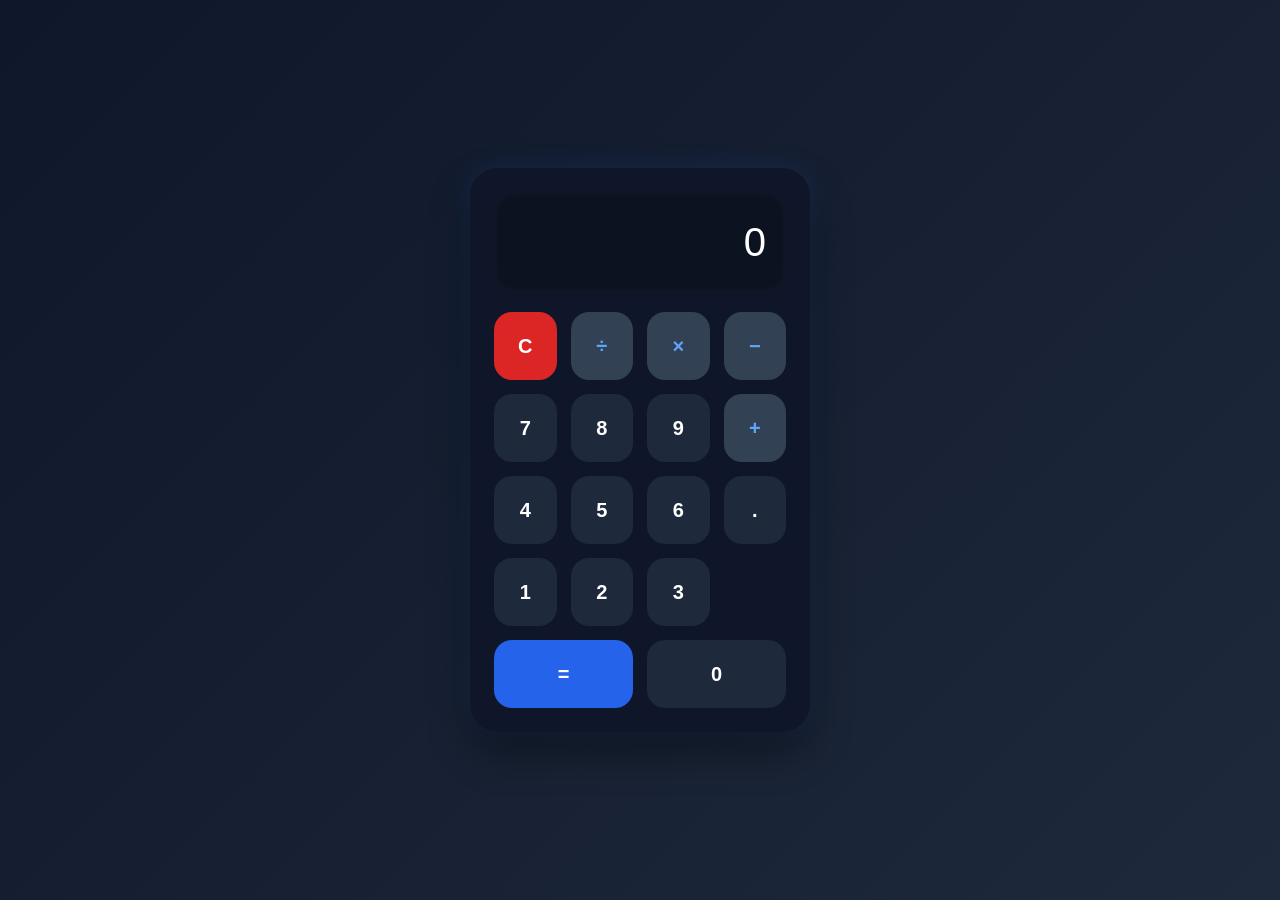
<file: index.html>
<!DOCTYPE html>
<html lang="en">
<head>
<meta charset="UTF-8">
<meta name="viewport" content="width=device-width, initial-scale=1.0">
<title>Calculator</title>

<style>
    *{
        margin:0;
        padding:0;
        box-sizing:border-box;
        font-family: "Segoe UI", sans-serif;
    }

    body{
        min-height:100vh;
        display:flex;
        justify-content:center;
        align-items:center;
        background:linear-gradient(135deg,#0f172a,#1e293b);
        padding:20px;
    }

    .calculator{
        width:340px;
        background:rgba(15,23,42,0.95);
        border-radius:28px;
        padding:24px;
        box-shadow:
            0 20px 40px rgba(0,0,0,0.4),
            0 0 25px rgba(59,130,246,0.15);
        backdrop-filter:blur(12px);
    }

    .display{
        width:100%;
        height:100px;
        background:#0b1220;
        border:none;
        border-radius:18px;
        color:white;
        text-align:right;
        padding:20px;
        font-size:2.5rem;
        margin-bottom:20px;
        outline:none;
        box-shadow: inset 0 0 10px rgba(255,255,255,0.05);
    }

    .buttons{
        display:grid;
        grid-template-columns:repeat(4,1fr);
        gap:14px;
    }

    button{
        height:68px;
        border:none;
        border-radius:18px;
        font-size:1.25rem;
        font-weight:600;
        cursor:pointer;
        transition:all 0.2s ease;
        background:#1e293b;
        color:white;
    }

    button:hover{
        transform:translateY(-2px);
        box-shadow:0 8px 18px rgba(0,0,0,0.25);
    }

    button:active{
        transform:scale(0.94);
    }

    .operator{
        background:#334155;
        color:#60a5fa;
    }

    .operator:hover{
        box-shadow:0 0 15px rgba(96,165,250,0.35);
    }

    .clear{
        background:#dc2626;
        color:white;
    }

    .clear:hover{
        box-shadow:0 0 15px rgba(220,38,38,0.4);
    }

    .equal{
        background:#2563eb;
        color:white;
        grid-column:span 2;
    }

    .equal:hover{
        box-shadow:0 0 20px rgba(37,99,235,0.5);
    }

    .zero{
        grid-column:span 2;
    }

    @media (max-width:400px){
        .calculator{
            width:100%;
        }

        button{
            height:60px;
        }

        .display{
            font-size:2rem;
        }
    }
</style>
</head>
<body>

<div class="calculator">

    <input type="text" class="display" id="display" value="0" readonly>

    <div class="buttons">

        <button class="clear" onclick="clearDisplay()">C</button>
        <button class="operator" onclick="appendValue('/')">÷</button>
        <button class="operator" onclick="appendValue('*')">×</button>
        <button class="operator" onclick="appendValue('-')">−</button>

        <button onclick="appendValue('7')">7</button>
        <button onclick="appendValue('8')">8</button>
        <button onclick="appendValue('9')">9</button>
        <button class="operator" onclick="appendValue('+')">+</button>

        <button onclick="appendValue('4')">4</button>
        <button onclick="appendValue('5')">5</button>
        <button onclick="appendValue('6')">6</button>
        <button onclick="appendValue('.')">.</button>

        <button onclick="appendValue('1')">1</button>
        <button onclick="appendValue('2')">2</button>
        <button onclick="appendValue('3')">3</button>
        <button class="equal" onclick="calculate()">=</button>

        <button class="zero" onclick="appendValue('0')">0</button>

    </div>

</div>

<script>

const display = document.getElementById("display");

function appendValue(value){
    if(display.value === "0"){
        display.value = value;
    } else {
        display.value += value;
    }
}

function clearDisplay(){
    display.value = "0";
}

function calculate(){
    try{
        display.value = eval(display.value);
    }
    catch{
        display.value = "Error";
    }
}

</script>

</body>
</html>
</file>
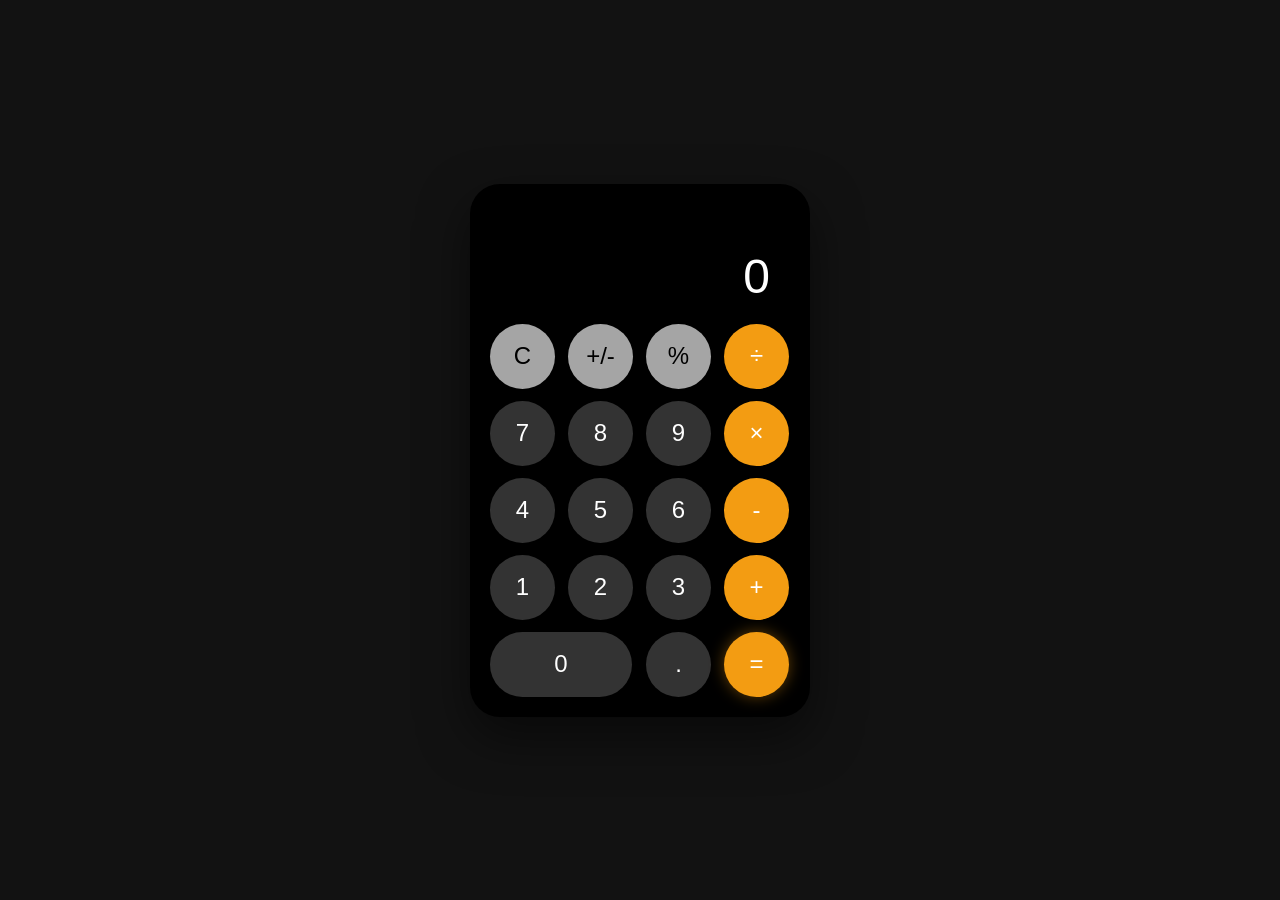
<file: assignment 1/index.html>
<!doctype html>
<html lang="en">
    <head>
        <meta charset="UTF-8" />
        <meta name="viewport" content="width=device-width, initial-scale=1.0" />
        <title>Modern Calc UI</title>
        <link rel="stylesheet" href="style.css" />
    </head>
    <body>
        <div class="calculator">
            <div class="display">
                <div id="previous-operand"></div>
                <div id="current-operand">0</div>
            </div>
            <div class="buttons">
                <button class="btn util" onclick="clearDisplay()">C</button>
                <button class="btn util">+/-</button>
                <button class="btn util">%</button>
                <button class="btn operator" onclick="appendOperator('÷')">
                    ÷
                </button>

                <button class="btn" onclick="appendNumber('7')">7</button>
                <button class="btn" onclick="appendNumber('8')">8</button>
                <button class="btn" onclick="appendNumber('9')">9</button>
                <button class="btn operator" onclick="appendOperator('×')">
                    ×
                </button>

                <button class="btn" onclick="appendNumber('4')">4</button>
                <button class="btn" onclick="appendNumber('5')">5</button>
                <button class="btn" onclick="appendNumber('6')">6</button>
                <button class="btn operator" onclick="appendOperator('-')">
                    -
                </button>

                <button class="btn" onclick="appendNumber('1')">1</button>
                <button class="btn" onclick="appendNumber('2')">2</button>
                <button class="btn" onclick="appendNumber('3')">3</button>
                <button class="btn operator" onclick="appendOperator('+')">
                    +
                </button>

                <button class="btn span-two" onclick="appendNumber('0')">
                    0
                </button>
                <button class="btn" onclick="appendNumber('.')">.</button>
                <button class="btn equal" onclick="calculate()">=</button>
            </div>
        </div>
        <script src="script.js"></script>
    </body>
</html>
</file>
<file: assignment 1/style.css>
* {
    box-sizing: border-box;
    font-family: "Segoe UI", Tahoma, Geneva, Verdana, sans-serif;
    margin: 0;
    padding: 0;
}

body {
    background-color: #121212;
    display: flex;
    justify-content: center;
    align-items: center;
    min-height: 100vh;
}

.calculator {
    width: 340px;
    background-color: #000;
    padding: 20px;
    border-radius: 30px;
    box-shadow: 0 20px 50px rgba(0, 0, 0, 0.5);
}

.display {
    height: 120px;
    display: flex;
    flex-direction: column;
    justify-content: flex-end;
    align-items: flex-end;
    padding: 20px;
    word-break: break-all;
}

#current-operand {
    color: white;
    font-size: 3rem;
}

#previous-operand {
    color: #888;
    font-size: 1.2rem;
}

.buttons {
    display: grid;
    grid-template-columns: repeat(4, 1fr);
    gap: 12px;
}

.btn {
    border: none;
    outline: none;
    height: 65px;
    width: 65px;
    border-radius: 50%;
    font-size: 1.5rem;
    font-weight: 500;
    background-color: #333;
    color: white;
    cursor: pointer;
    transition: all 0.2s ease;
}

.btn:hover {
    filter: brightness(130%);
}

.btn:active {
    transform: scale(0.92);
}

.operator {
    background-color: #f39c12;
}

.util {
    background-color: #a5a5a5;
    color: black;
}

.equal {
    background-color: #f39c12;
    box-shadow: 0 0 15px rgba(243, 156, 18, 0.4);
}

.span-two {
    grid-column: span 2;
    width: 142px;
    border-radius: 35px;
}
</file>
